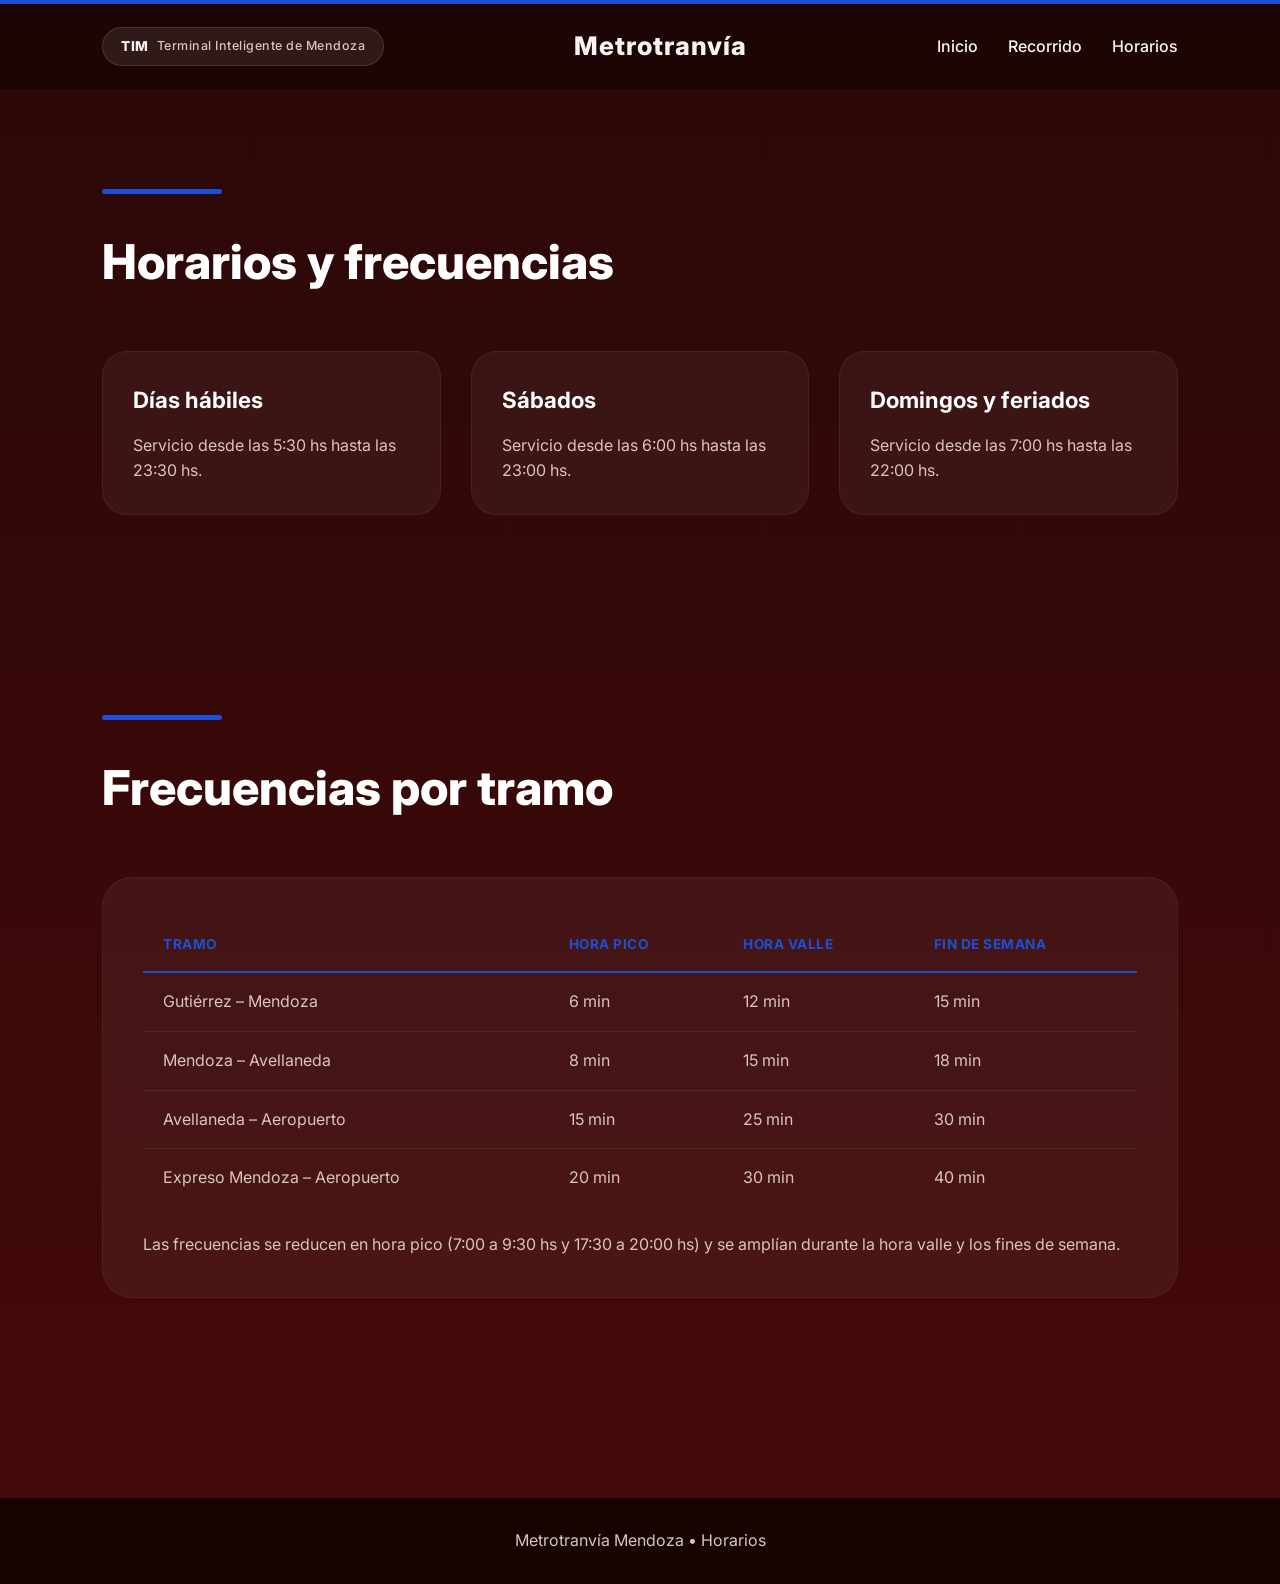
<file: horarios.html>
<!DOCTYPE html>
<html lang="es">
<head>
    <meta charset="UTF-8">
    <meta name="viewport" content="width=device-width, initial-scale=1.0">
    <title>Horarios</title>
    <link rel="stylesheet" href="styles.css">
</head>
<body>

<div class="top-bar"></div>

<header>

    <a href="https://mrosariopresedo.github.io/nexo-studio-tim/" class="tim-btn" target="_blank" rel="noopener">
        TIM <span>Terminal Inteligente de Mendoza</span>
    </a>

    <a href="index.html" class="page-title">
        Metrotranvía
    </a>

    <nav>
        <ul>
            <li><a href="index.html">Inicio</a></li>
            <li><a href="recorrido.html">Recorrido</a></li>
            <li><a href="horarios.html">Horarios</a></li>
        </ul>
    </nav>

</header>

<section class="section">

    <div class="line"></div>

    <h1 class="section-title">
        Horarios y frecuencias
    </h1>

    <div class="grid">

        <div class="card">
            <div class="card-content">
                <h3>Días hábiles</h3>
                <p>
                    Servicio desde las 5:30 hs
                    hasta las 23:30 hs.
                </p>
            </div>
        </div>

        <div class="card">
            <div class="card-content">
                <h3>Sábados</h3>
                <p>
                    Servicio desde las 6:00 hs
                    hasta las 23:00 hs.
                </p>
            </div>
        </div>

        <div class="card">
            <div class="card-content">
                <h3>Domingos y feriados</h3>
                <p>
                    Servicio desde las 7:00 hs
                    hasta las 22:00 hs.
                </p>
            </div>
        </div>

    </div>

</section>

<section class="section">

    <div class="line"></div>

    <h2 class="section-title">
        Frecuencias por tramo
    </h2>

    <div class="info-box">

        <table class="freq-table">
            <thead>
                <tr>
                    <th>Tramo</th>
                    <th>Hora pico</th>
                    <th>Hora valle</th>
                    <th>Fin de semana</th>
                </tr>
            </thead>
            <tbody>
                <tr>
                    <td>Gutiérrez – Mendoza</td>
                    <td>6 min</td>
                    <td>12 min</td>
                    <td>15 min</td>
                </tr>
                <tr>
                    <td>Mendoza – Avellaneda</td>
                    <td>8 min</td>
                    <td>15 min</td>
                    <td>18 min</td>
                </tr>
                <tr>
                    <td>Avellaneda – Aeropuerto</td>
                    <td>15 min</td>
                    <td>25 min</td>
                    <td>30 min</td>
                </tr>
                <tr>
                    <td>Expreso Mendoza – Aeropuerto</td>
                    <td>20 min</td>
                    <td>30 min</td>
                    <td>40 min</td>
                </tr>
            </tbody>
        </table>

        <p>
            Las frecuencias se reducen en hora pico (7:00 a 9:30 hs
            y 17:30 a 20:00 hs) y se amplían durante la hora valle
            y los fines de semana.
        </p>

    </div>

</section>

<footer>
    <p>Metrotranvía Mendoza • Horarios</p>
</footer>

</body>
</html>
</file>
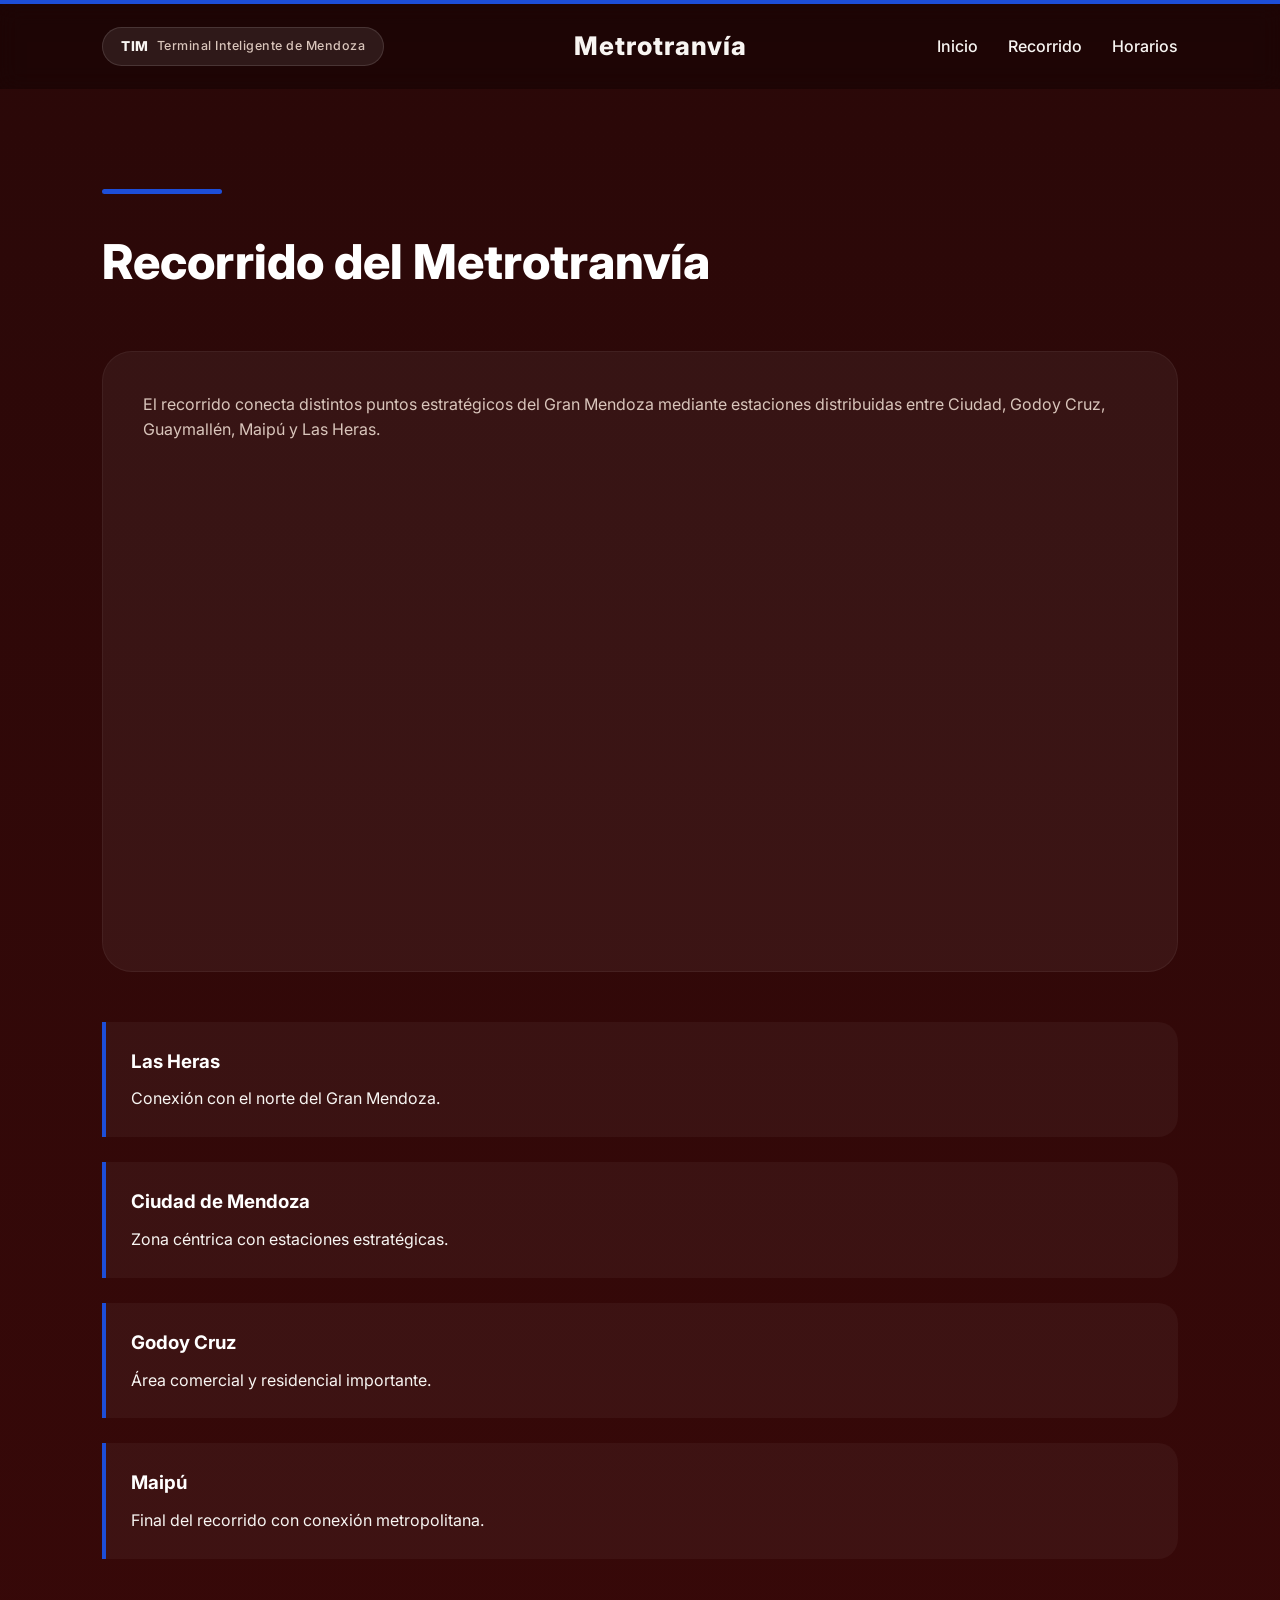
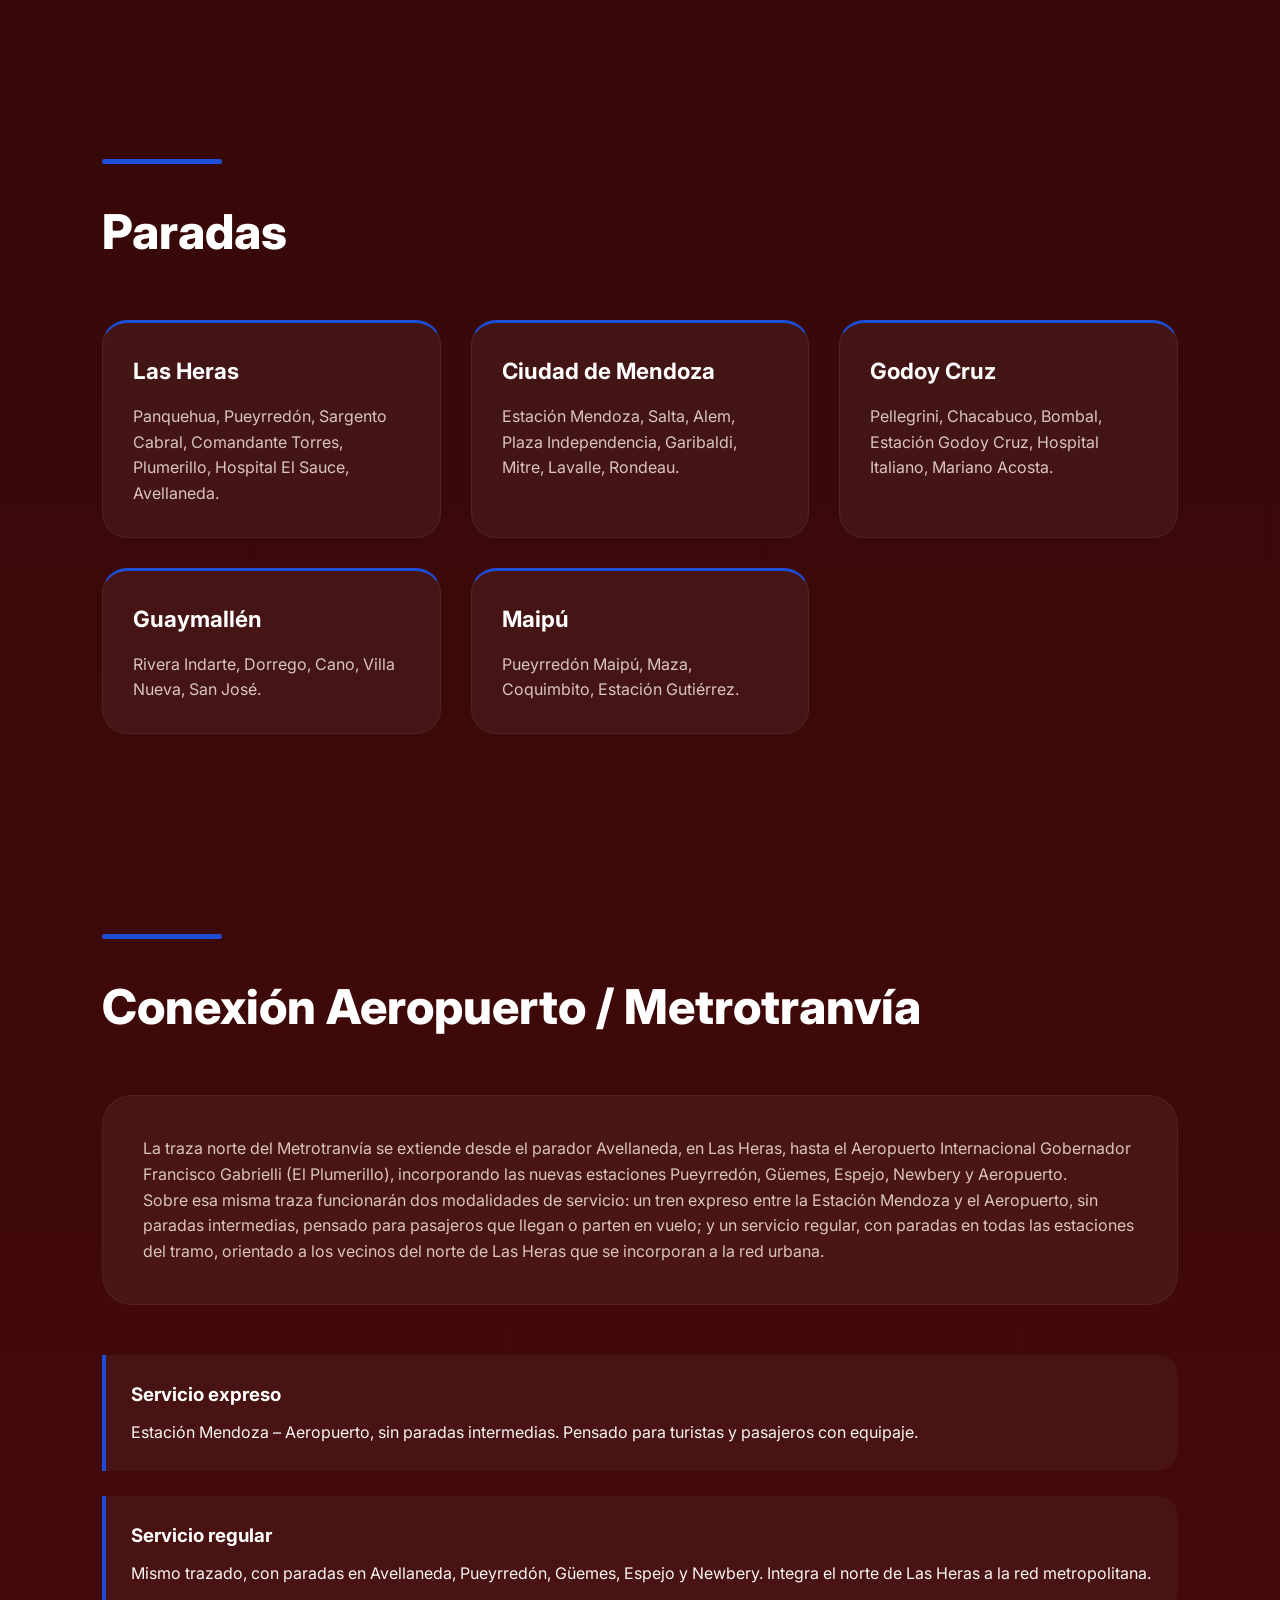
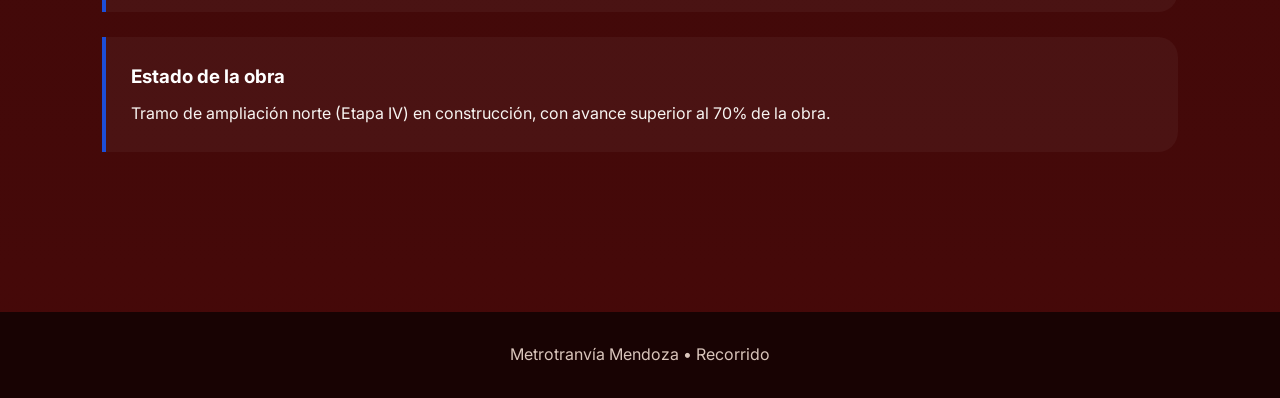
<file: recorrido.html>
<!DOCTYPE html>
<html lang="es">
<head>
    <meta charset="UTF-8">
    <meta name="viewport" content="width=device-width, initial-scale=1.0">
    <title>Recorrido</title>
    <link rel="stylesheet" href="styles.css">
</head>
<body>

<div class="top-bar"></div>

<header>

    <a href="https://mrosariopresedo.github.io/nexo-studio-tim/" class="tim-btn" target="_blank" rel="noopener">
        TIM <span>Terminal Inteligente de Mendoza</span>
    </a>

    <a href="index.html" class="page-title">
        Metrotranvía
    </a>

    <nav>
        <ul>
            <li><a href="index.html">Inicio</a></li>
            <li><a href="recorrido.html">Recorrido</a></li>
            <li><a href="horarios.html">Horarios</a></li>
        </ul>
    </nav>

</header>

<section class="section">

    <div class="line"></div>

    <h1 class="section-title">
        Recorrido del Metrotranvía
    </h1>

    <div class="info-box">

        <p>
            El recorrido conecta distintos puntos estratégicos
            del Gran Mendoza mediante estaciones distribuidas
            entre Ciudad, Godoy Cruz, Guaymallén, Maipú y Las Heras.
        </p>

        <iframe 
        src="https://www.google.com/maps/embed?pb=!1m18!1m12!1m3!1d26773.820039889695!2d-68.8447275!3d-32.8908405!2m3!1f0!2f0!3f0!3m2!1i1024!2i768!4f13.1!3m3!1m2!1s0x967e0903f1c06d2d%3A0x18d8658b90b518d7!2sMendoza!5e0!3m2!1ses!2sar!4v1710000000000!5m2!1ses!2sar"
        height="450"
        style="border:0;"
        allowfullscreen=""
        loading="lazy">
        </iframe>

    </div>

    <div class="timeline">

        <div class="timeline-item">
            <h3>Las Heras</h3>
            <p>Conexión con el norte del Gran Mendoza.</p>
        </div>

        <div class="timeline-item">
            <h3>Ciudad de Mendoza</h3>
            <p>Zona céntrica con estaciones estratégicas.</p>
        </div>

        <div class="timeline-item">
            <h3>Godoy Cruz</h3>
            <p>Área comercial y residencial importante.</p>
        </div>

        <div class="timeline-item">
            <h3>Maipú</h3>
            <p>Final del recorrido con conexión metropolitana.</p>
        </div>

    </div>

</section>

<section class="section">

    <div class="line-accent"></div>

    <h2 class="section-title">
        Paradas
    </h2>

    <div class="grid">

        <div class="card stop-card">

            <div class="card-content">

                <h3>Las Heras</h3>

                <p>
                    Panquehua, Pueyrredón, Sargento Cabral,
                    Comandante Torres, Plumerillo, Hospital El Sauce,
                    Avellaneda.
                </p>

            </div>

        </div>

        <div class="card stop-card">

            <div class="card-content">

                <h3>Ciudad de Mendoza</h3>

                <p>
                    Estación Mendoza, Salta, Alem, Plaza Independencia,
                    Garibaldi, Mitre, Lavalle, Rondeau.
                </p>

            </div>

        </div>

        <div class="card stop-card">

            <div class="card-content">

                <h3>Godoy Cruz</h3>

                <p>
                    Pellegrini, Chacabuco, Bombal, Estación Godoy Cruz,
                    Hospital Italiano, Mariano Acosta.
                </p>

            </div>

        </div>

        <div class="card stop-card">

            <div class="card-content">

                <h3>Guaymallén</h3>

                <p>
                    Rivera Indarte, Dorrego, Cano, Villa Nueva,
                    San José.
                </p>

            </div>

        </div>

        <div class="card stop-card">

            <div class="card-content">

                <h3>Maipú</h3>

                <p>
                    Pueyrredón Maipú, Maza, Coquimbito,
                    Estación Gutiérrez.
                </p>

            </div>

        </div>

    </div>

</section>

<section class="section">

    <div class="line-accent"></div>

    <h2 class="section-title">
        Conexión Aeropuerto / Metrotranvía
    </h2>

    <div class="info-box">

        <p>
            La traza norte del Metrotranvía se extiende desde el parador
            Avellaneda, en Las Heras, hasta el Aeropuerto Internacional
            Gobernador Francisco Gabrielli (El Plumerillo), incorporando
            las nuevas estaciones Pueyrredón, Güemes, Espejo, Newbery
            y Aeropuerto.
        </p>

        <p>
            Sobre esa misma traza funcionarán dos modalidades de servicio:
            un tren expreso entre la Estación Mendoza y el Aeropuerto,
            sin paradas intermedias, pensado para pasajeros que llegan
            o parten en vuelo; y un servicio regular, con paradas en
            todas las estaciones del tramo, orientado a los vecinos
            del norte de Las Heras que se incorporan a la red urbana.
        </p>

    </div>

    <div class="timeline airport-timeline">

        <div class="timeline-item">
            <h3>Servicio expreso</h3>
            <p>
                Estación Mendoza – Aeropuerto, sin paradas intermedias.
                Pensado para turistas y pasajeros con equipaje.
            </p>
        </div>

        <div class="timeline-item">
            <h3>Servicio regular</h3>
            <p>
                Mismo trazado, con paradas en Avellaneda, Pueyrredón,
                Güemes, Espejo y Newbery. Integra el norte de Las Heras
                a la red metropolitana.
            </p>
        </div>

        <div class="timeline-item">
            <h3>Estado de la obra</h3>
            <p>
                Tramo de ampliación norte (Etapa IV) en construcción,
                con avance superior al 70% de la obra.
            </p>
        </div>

    </div>

</section>

<footer>
    <p>Metrotranvía Mendoza • Recorrido</p>
</footer>

</body>
</html>
</file>
<file: styles.css>
@import url('https://fonts.googleapis.com/css2?family=Inter:wght@300;400;500;600;700;800&display=swap');

*{
    margin: 0;
    padding: 0;
    box-sizing: border-box;
}

:root{
    --bg: #2a0808;
    --bg2: #460909;
    --terracotta: #a64b2a;
    --terracotta-light: #c96b45;
    --brown: #4b2e1f;
    --dark: #1a0505;
    --white: #f8f5f2;
    --soft: #d9c5bb;
    --accent-blue: #1D4ED8;
}

body{
    font-family: 'Inter', sans-serif;
    background: linear-gradient(180deg, var(--bg), var(--bg2));
    color: var(--white);
    line-height: 1.6;
}

/* FRANJA SUPERIOR */

.top-bar{
    width: 100%;
    height: 4px;
    background-color: var(--accent-blue);
}

/* HEADER */

header{
    width: 100%;
    padding: 22px 8%;
    display: flex;
    justify-content: space-between;
    align-items: center;
    background-color: rgba(0,0,0,0.3);
    backdrop-filter: blur(10px);
    position: sticky;
    top: 0;
    z-index: 1000;
}

.tim-btn{
    display: flex;
    align-items: center;
    gap: 8px;
    text-decoration: none;
    color: var(--white);
    font-weight: 800;
    font-size: 0.85rem;
    letter-spacing: 0.5px;
    background-color: rgba(255,255,255,0.08);
    padding: 8px 18px;
    border-radius: 50px;
    border: 1px solid rgba(255,255,255,0.12);
    transition: 0.3s;
}

.tim-btn span{
    font-weight: 500;
    font-size: 0.78rem;
    color: var(--soft);
}

.tim-btn:hover{
    background-color: var(--accent-blue);
    transform: translateY(-2px);
}

.page-title{
    text-decoration: none;
    color: var(--white);
    font-size: 1.6rem;
    font-weight: 800;
    letter-spacing: 1px;
}

nav ul{
    display: flex;
    list-style: none;
    gap: 30px;
}

nav a{
    color: var(--white);
    text-decoration: none;
    font-weight: 500;
    transition: 0.3s;
}

nav a:hover{
    color: var(--accent-blue);
}

/* BARRA DE TITULO */

.title-bar{
    width: 100%;
    padding: 50px 8%;
    display: flex;
    align-items: center;
    justify-content: center;
    text-align: center;
}

.title-bar-content span{
    color: var(--accent-blue);
    font-weight: 700;
    letter-spacing: 3px;
    text-transform: uppercase;
    font-size: 0.9rem;
}

.title-bar-content h1{
    font-size: 2.6rem;
    line-height: 1.15;
    margin-top: 12px;
    font-weight: 800;
    color: var(--white);
}

/* HERO */

.hero{
    min-height: 80vh;
    display: flex;
    align-items: center;
    justify-content: center;
    padding: 0 8%;
    position: relative;
    overflow: hidden;
}

.hero::before{
    content: "";
    position: absolute;
    width: 700px;
    height: 700px;
    background: radial-gradient(circle, rgba(166,75,42,0.35) 0%, transparent 70%);
    top: -200px;
    right: -100px;
}

.hero::after{
    content: "";
    position: absolute;
    width: 500px;
    height: 500px;
    background: radial-gradient(circle, rgba(255,255,255,0.08) 0%, transparent 70%);
    bottom: -150px;
    left: -100px;
}

.hero-content{
    max-width: 900px;
    position: relative;
    z-index: 2;
    text-align: center;
    margin: auto;
}

.hero p{
    color: var(--soft);
    font-size: 1.2rem;
    max-width: 700px;
    margin: auto;
}

.hero-buttons{
    margin-top: 40px;
    display: flex;
    justify-content: center;
    gap: 20px;
    flex-wrap: wrap;
}

.btn{
    padding: 15px 32px;
    border-radius: 50px;
    text-decoration: none;
    font-weight: 700;
    transition: 0.3s;
}

.btn-primary{
    background-color: var(--accent-blue);
    color: white;
}

.btn-primary:hover{
    background-color: #2952e0;
    transform: translateY(-3px);
}

.btn-secondary{
    border: 2px solid var(--accent-blue);
    color: white;
}

.btn-secondary:hover{
    background-color: var(--accent-blue);
}

/* STATS */

.stats{
    margin-top: 70px;
    display: grid;
    grid-template-columns: repeat(auto-fit, minmax(180px,1fr));
    gap: 20px;
}

.stat-box{
    background-color: rgba(255,255,255,0.06);
    border: 1px solid rgba(255,255,255,0.08);
    padding: 30px;
    border-radius: 25px;
    backdrop-filter: blur(8px);
}

.stat-box h2{
    color: white;
    font-size: 2.3rem;
}

.stat-box p{
    color: var(--soft);
    margin-top: 10px;
}

/* SECTIONS */

.section{
    padding: 100px 8%;
}

.section-title{
    font-size: 3rem;
    color: white;
    margin-bottom: 50px;
    font-weight: 800;
}

.grid{
    display: grid;
    grid-template-columns: repeat(auto-fit, minmax(280px,1fr));
    gap: 30px;
}

.card{
    background-color: rgba(255,255,255,0.05);
    border-radius: 25px;
    overflow: hidden;
    transition: 0.3s;
    border: 1px solid rgba(255,255,255,0.06);
}

.card:hover{
    transform: translateY(-8px);
}

.card img{
    width: 100%;
    height: 230px;
    object-fit: cover;
}

.card-content{
    padding: 30px;
}

.card h3{
    color: white;
    font-size: 1.4rem;
    margin-bottom: 15px;
}

.card.stop-card{
    border-top: 3px solid var(--accent-blue);
}

.card p{
    color: var(--soft);
}

.info-box{
    background-color: rgba(255,255,255,0.05);
    padding: 40px;
    border-radius: 30px;
    margin-bottom: 40px;
    border: 1px solid rgba(255,255,255,0.05);
}

.info-box p{
    color: var(--soft);
}

/* TIMELINE */

.timeline{
    margin-top: 50px;
    display: flex;
    flex-direction: column;
    gap: 25px;
}

.timeline-item{
    padding: 25px;
    border-left: 4px solid var(--accent-blue);
    background-color: rgba(255,255,255,0.04);
    border-radius: 0 20px 20px 0;
}

.timeline-item h3{
    color: white;
    margin-bottom: 10px;
}

.airport-timeline .timeline-item{
    border-left: 4px solid var(--accent-blue);
}

/* FOOTER */

footer{
    background-color: #180303;
    padding: 30px;
    text-align: center;
    color: var(--soft);
    margin-top: 60px;
}

iframe{
    width: 100%;
    border-radius: 25px;
    margin-top: 30px;
}

/* RESPONSIVE */

@media(max-width: 768px){

    header{
        flex-direction: column;
        gap: 15px;
    }

    nav ul{
        flex-direction: column;
        align-items: center;
        gap: 10px;
    }

    .title-bar{
        padding: 40px 6%;
    }

    .title-bar-content h1{
        font-size: 2rem;
    }

    .section-title{
        font-size: 2.3rem;
    }

    .hero-buttons{
        flex-direction: column;
    }
}/* CONTACTO */

.contact-section{
    padding: 100px 8%;
}

.contact-container{
    display: grid;
    grid-template-columns: repeat(auto-fit, minmax(320px,1fr));
    gap: 35px;
    margin-top: 40px;
}

.contact-card{
    background-color: rgba(255,255,255,0.06);
    border: 1px solid rgba(255,255,255,0.08);
    padding: 40px;
    border-radius: 30px;
    backdrop-filter: blur(10px);
}

.contact-card h3{
    font-size: 1.5rem;
    margin-bottom: 20px;
    color: white;
}

.contact-card p{
    color: var(--soft);
    margin-bottom: 15px;
}

.contact-card strong{
    color: white;
}

/* ACCESIBILIDAD */

.accessibility{
    margin-top: 70px;
}

.accessibility-grid{
    display: grid;
    grid-template-columns: repeat(auto-fit, minmax(250px,1fr));
    gap: 25px;
    margin-top: 30px;
}

.access-card{
    background-color: rgba(255,255,255,0.05);
    padding: 30px;
    border-radius: 25px;
    border: 1px solid rgba(255,255,255,0.06);
}

.access-card h3{
    color: white;
    margin-bottom: 15px;
}

.access-card p{
    color: var(--soft);
}

/* LÍNEA DECORATIVA */

.line{
    width: 120px;
    height: 5px;
    background-color: var(--accent-blue);
    border-radius: 20px;
    margin-bottom: 30px;
}

.line-accent{
    width: 120px;
    height: 5px;
    background-color: var(--accent-blue);
    border-radius: 20px;
    margin-bottom: 30px;
}

/* TABLA DE FRECUENCIAS */

.freq-table{
    width: 100%;
    border-collapse: collapse;
    margin-bottom: 25px;
}

.freq-table th,
.freq-table td{
    padding: 16px 20px;
    text-align: left;
    border-bottom: 1px solid rgba(255,255,255,0.08);
}

.freq-table th{
    color: var(--accent-blue);
    font-weight: 700;
    text-transform: uppercase;
    font-size: 0.85rem;
    letter-spacing: 0.5px;
    border-bottom: 2px solid var(--accent-blue);
}

.freq-table td{
    color: var(--soft);
}

.freq-table tr:last-child td{
    border-bottom: none;
}

.freq-table tbody tr:hover td{
    color: var(--white);
}

@media(max-width: 768px){

    .freq-table{
        font-size: 0.9rem;
    }

    .freq-table th,
    .freq-table td{
        padding: 12px 10px;
    }
}
</file>
